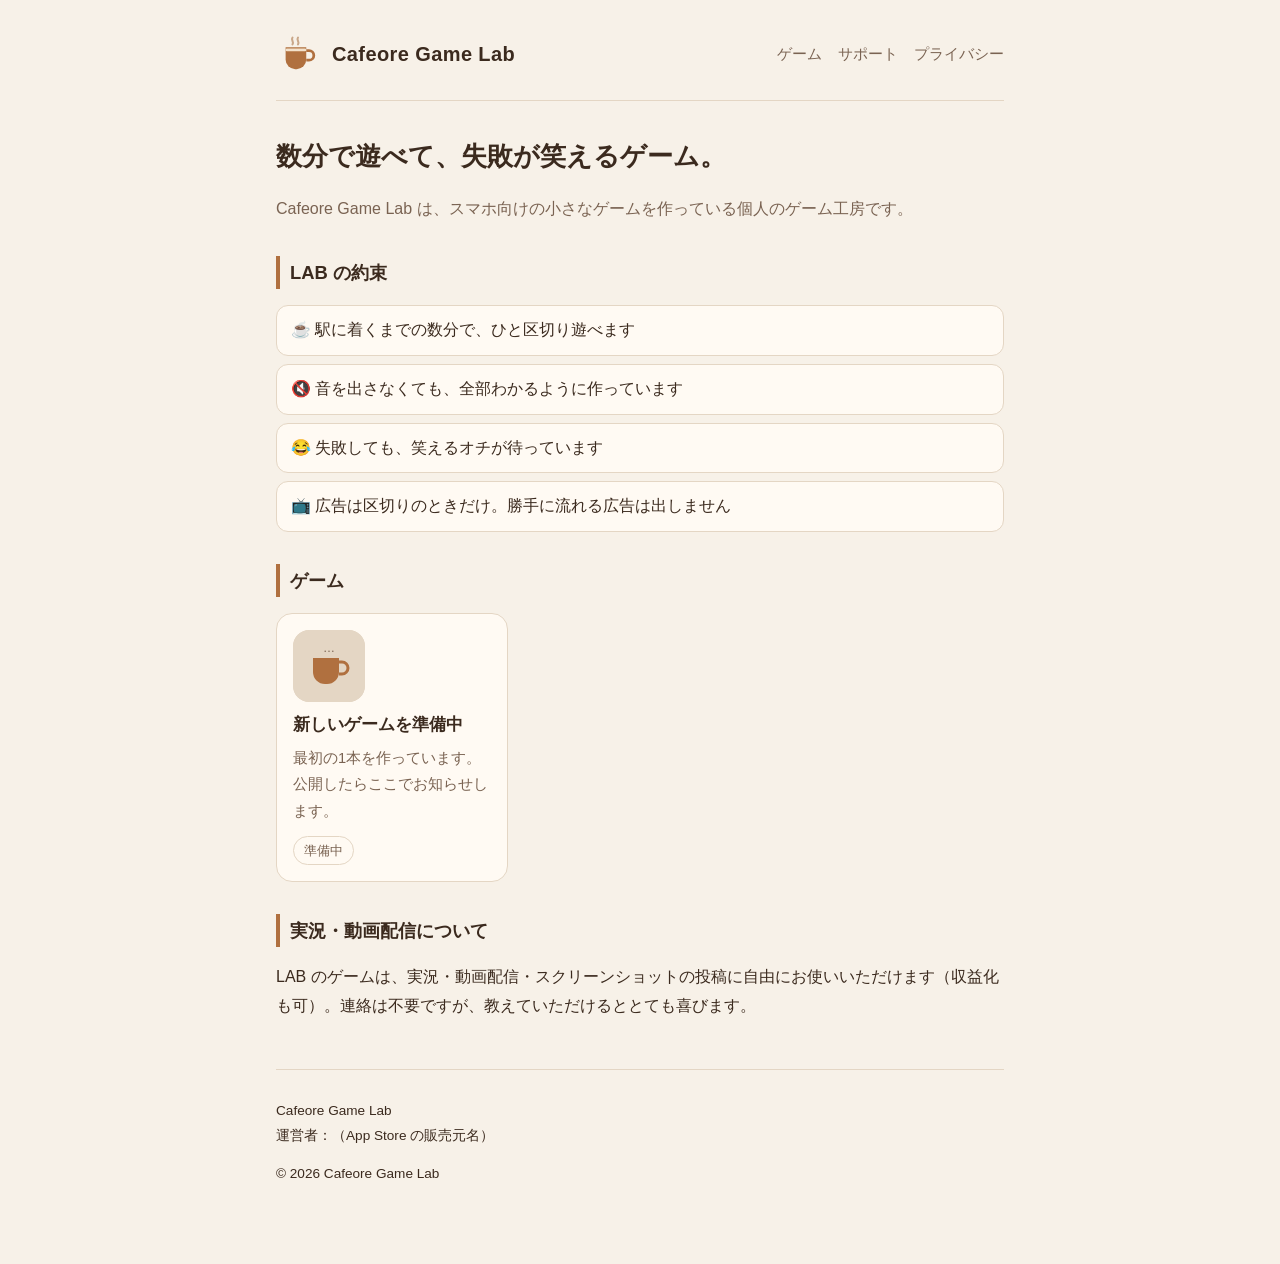
<file: index.html>
<!doctype html>
<html lang="ja">
<head>
<meta charset="utf-8">
<meta name="viewport" content="width=device-width,initial-scale=1">
<title>Cafeore Game Lab</title>
<link rel="stylesheet" href="./style.css">
</head>
<body>
<div class="wrap">
<header>
  <a href="./" style="display:flex;align-items:center;gap:12px"><svg class="logo" viewBox="0 0 64 64" aria-hidden="true"><path d="M14 22h30v18a14 14 0 0 1-14 14h-2A14 14 0 0 1 14 40z" fill="#b0703f"/><path d="M44 27h4a7 7 0 0 1 0 14h-4" fill="none" stroke="#b0703f" stroke-width="4"/><path d="M16 26h26" stroke="#f3e2cc" stroke-width="4" stroke-linecap="round"/><path d="M24 8c-3 4 3 6 0 10M32 8c-3 4 3 6 0 10" fill="none" stroke="#c9a789" stroke-width="3" stroke-linecap="round"/></svg><span class="brand">Cafeore Game Lab</span></a>
  <nav><a href="./#games">ゲーム</a><a href="./support/">サポート</a><a href="./privacy/">プライバシー</a></nav>
</header>
<main>
<h1>数分で遊べて、失敗が笑えるゲーム。</h1>
<p class="lead">Cafeore Game Lab は、スマホ向けの小さなゲームを作っている個人のゲーム工房です。</p>

<h2>LAB の約束</h2>
<ul class="promise">
  <li>☕ 駅に着くまでの数分で、ひと区切り遊べます</li>
  <li>🔇 音を出さなくても、全部わかるように作っています</li>
  <li>😂 失敗しても、笑えるオチが待っています</li>
  <li>📺 広告は区切りのときだけ。勝手に流れる広告は出しません</li>
</ul>

<h2 id="games">ゲーム</h2>
<!-- ゲームを出したら、カードを1枚ずつ足す。App Store の URL は「https://apps.apple.com/jp/app/id数字」 -->
<div class="games">
  <div class="game">
    <img src="images/coming-soon.svg" alt="">
    <h3>新しいゲームを準備中</h3>
    <p>最初の1本を作っています。公開したらここでお知らせします。</p>
    <span class="badge">準備中</span>
  </div>
  <!-- 例：
  <div class="game">
    <img src="images/james.png" alt="ジェームズ危機一髪のアイコン">
    <h3>ジェームズ危機一髪</h3>
    <p>ひとことの紹介文。</p>
    <a class="store" href="https://apps.apple.com/jp/app/id0000000000">App Store で見る</a>
  </div>
  -->
</div>

<h2>実況・動画配信について</h2>
<!-- TODO: この方針でよいか確認する（ノート32：実況・切り抜きは知ってもらう道） -->
<p>LAB のゲームは、実況・動画配信・スクリーンショットの投稿に自由にお使いいただけます（収益化も可）。連絡は不要ですが、教えていただけるととても喜びます。</p>
</main>
<footer>
  <p>Cafeore Game Lab<br>運営者：<!-- TODO: App Store の販売元名（本名）を入れる -->（App Store の販売元名）</p>
  <p>© 2026 Cafeore Game Lab</p>
</footer>
</div>
</body>
</html>
</file>
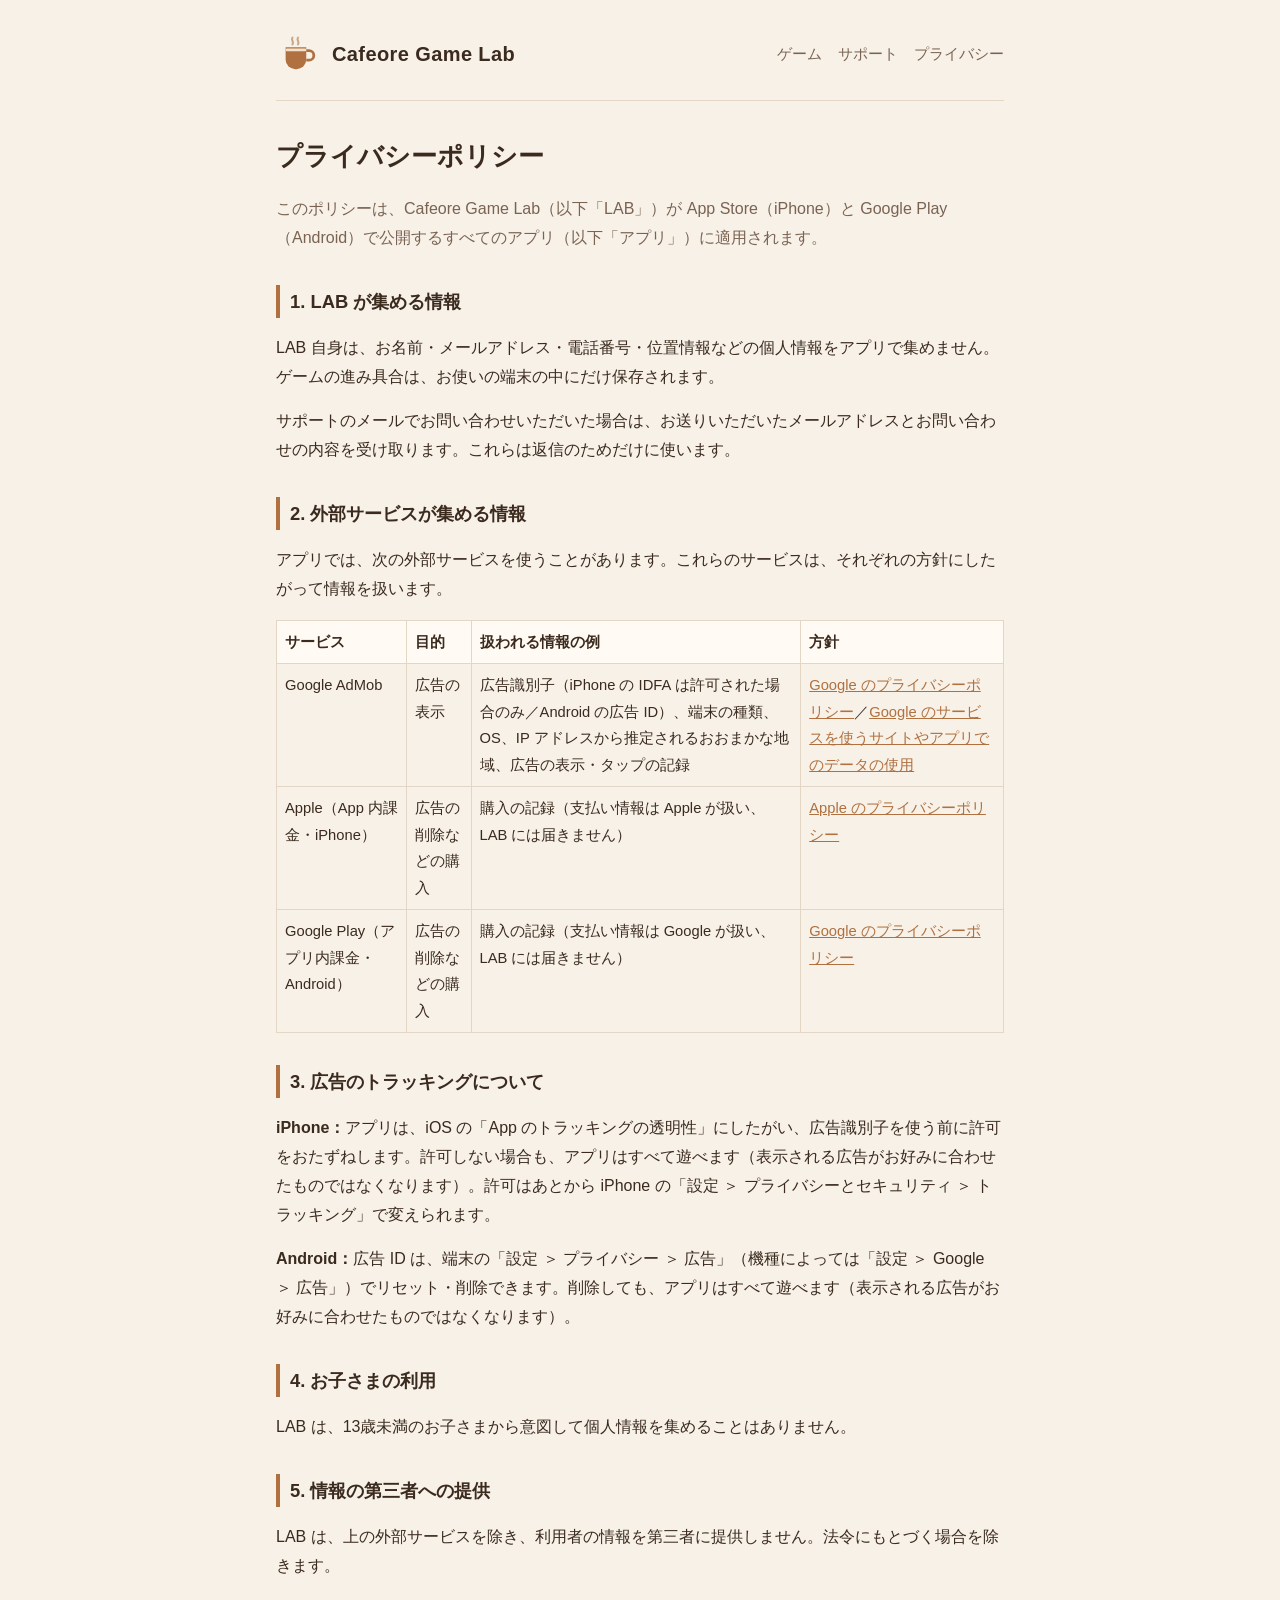
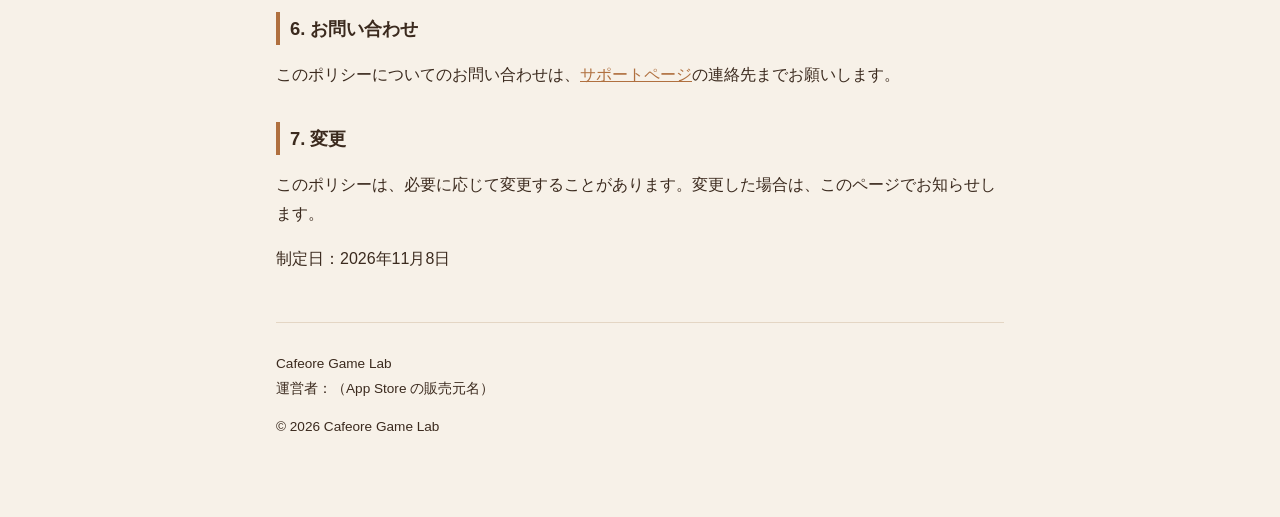
<file: privacy/index.html>
<!doctype html>
<html lang="ja">
<head>
<meta charset="utf-8">
<meta name="viewport" content="width=device-width,initial-scale=1">
<title>プライバシーポリシー｜Cafeore Game Lab</title>
<link rel="stylesheet" href="../style.css">
</head>
<body>
<div class="wrap">
<header>
  <a href="../" style="display:flex;align-items:center;gap:12px"><svg class="logo" viewBox="0 0 64 64" aria-hidden="true"><path d="M14 22h30v18a14 14 0 0 1-14 14h-2A14 14 0 0 1 14 40z" fill="#b0703f"/><path d="M44 27h4a7 7 0 0 1 0 14h-4" fill="none" stroke="#b0703f" stroke-width="4"/><path d="M16 26h26" stroke="#f3e2cc" stroke-width="4" stroke-linecap="round"/><path d="M24 8c-3 4 3 6 0 10M32 8c-3 4 3 6 0 10" fill="none" stroke="#c9a789" stroke-width="3" stroke-linecap="round"/></svg><span class="brand">Cafeore Game Lab</span></a>
  <nav><a href="../#games">ゲーム</a><a href="../support/">サポート</a><a href="../privacy/">プライバシー</a></nav>
</header>
<main>
<h1>プライバシーポリシー</h1>
<p class="lead">このポリシーは、Cafeore Game Lab（以下「LAB」）が App Store（iPhone）と Google Play（Android）で公開するすべてのアプリ（以下「アプリ」）に適用されます。</p>
<!-- 注意：App Store Connect の「App のプライバシー」と Google Play Console の「データ セーフティ」の申告、両方と中身をそろえること。使うサービスが増えたら表に足す -->

<h2>1. LAB が集める情報</h2>
<p>LAB 自身は、お名前・メールアドレス・電話番号・位置情報などの個人情報をアプリで集めません。ゲームの進み具合は、お使いの端末の中にだけ保存されます。</p>
<p>サポートのメールでお問い合わせいただいた場合は、お送りいただいたメールアドレスとお問い合わせの内容を受け取ります。これらは返信のためだけに使います。</p>

<h2>2. 外部サービスが集める情報</h2>
<p>アプリでは、次の外部サービスを使うことがあります。これらのサービスは、それぞれの方針にしたがって情報を扱います。</p>
<table>
  <tr><th>サービス</th><th>目的</th><th>扱われる情報の例</th><th>方針</th></tr>
  <tr><td>Google AdMob</td><td>広告の表示</td><td>広告識別子（iPhone の IDFA は許可された場合のみ／Android の広告 ID）、端末の種類、OS、IP アドレスから推定されるおおまかな地域、広告の表示・タップの記録</td><td><a href="https://policies.google.com/privacy?hl=ja">Google のプライバシーポリシー</a>／<a href="https://policies.google.com/technologies/partner-sites?hl=ja">Google のサービスを使うサイトやアプリでのデータの使用</a></td></tr>
  <tr><td>Apple（App 内課金・iPhone）</td><td>広告の削除などの購入</td><td>購入の記録（支払い情報は Apple が扱い、LAB には届きません）</td><td><a href="https://www.apple.com/jp/legal/privacy/">Apple のプライバシーポリシー</a></td></tr>
  <tr><td>Google Play（アプリ内課金・Android）</td><td>広告の削除などの購入</td><td>購入の記録（支払い情報は Google が扱い、LAB には届きません）</td><td><a href="https://policies.google.com/privacy?hl=ja">Google のプライバシーポリシー</a></td></tr>
</table>

<h2>3. 広告のトラッキングについて</h2>
<p><strong>iPhone：</strong>アプリは、iOS の「App のトラッキングの透明性」にしたがい、広告識別子を使う前に許可をおたずねします。許可しない場合も、アプリはすべて遊べます（表示される広告がお好みに合わせたものではなくなります）。許可はあとから iPhone の「設定 ＞ プライバシーとセキュリティ ＞ トラッキング」で変えられます。</p>
<p><strong>Android：</strong>広告 ID は、端末の「設定 ＞ プライバシー ＞ 広告」（機種によっては「設定 ＞ Google ＞ 広告」）でリセット・削除できます。削除しても、アプリはすべて遊べます（表示される広告がお好みに合わせたものではなくなります）。</p>

<h2>4. お子さまの利用</h2>
<p>LAB は、13歳未満のお子さまから意図して個人情報を集めることはありません。</p>

<h2>5. 情報の第三者への提供</h2>
<p>LAB は、上の外部サービスを除き、利用者の情報を第三者に提供しません。法令にもとづく場合を除きます。</p>

<h2>6. お問い合わせ</h2>
<p>このポリシーについてのお問い合わせは、<a href="../support/">サポートページ</a>の連絡先までお願いします。</p>

<h2>7. 変更</h2>
<p>このポリシーは、必要に応じて変更することがあります。変更した場合は、このページでお知らせします。</p>
<p>制定日：2026年11月8日<!-- TODO: 公開する日に合わせる --></p>
</main>
<footer>
  <p>Cafeore Game Lab<br>運営者：<!-- TODO: App Store の販売元名（本名）を入れる -->（App Store の販売元名）</p>
  <p>© 2026 Cafeore Game Lab</p>
</footer>
</div>
</body>
</html>
</file>
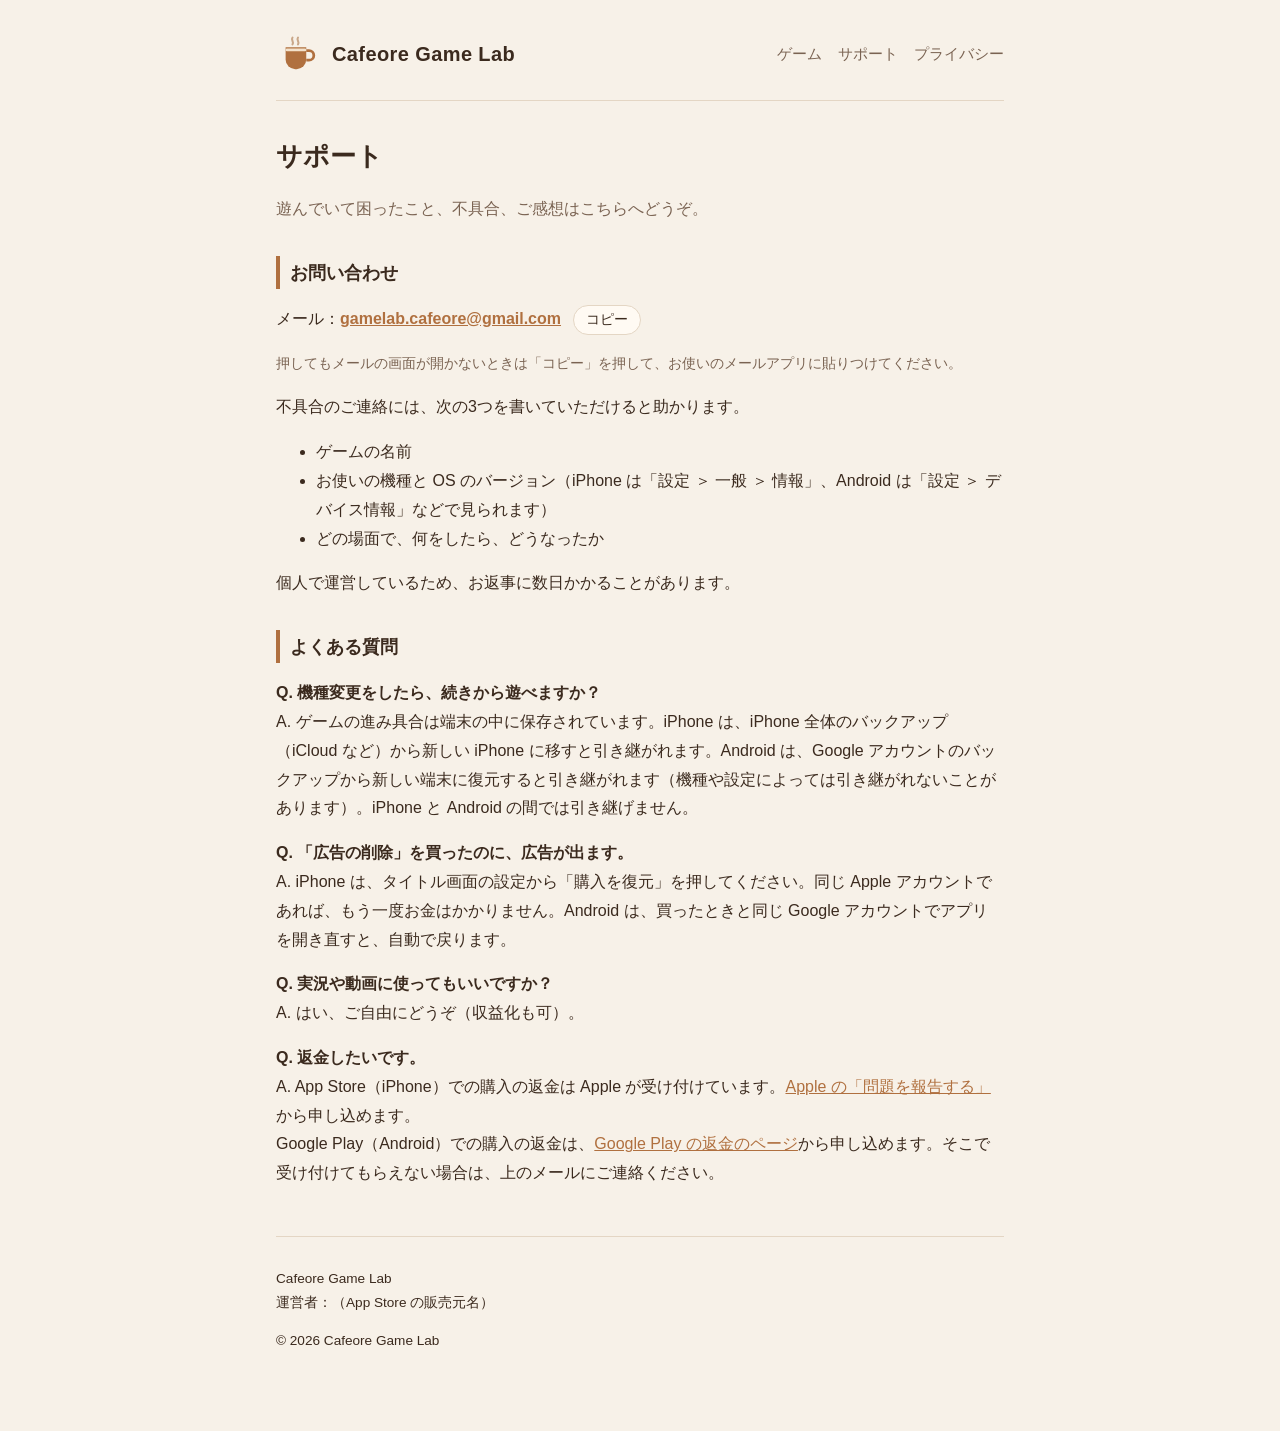
<file: support/index.html>
<!doctype html>
<html lang="ja">
<head>
<meta charset="utf-8">
<meta name="viewport" content="width=device-width,initial-scale=1">
<title>サポート｜Cafeore Game Lab</title>
<link rel="stylesheet" href="../style.css">
</head>
<body>
<div class="wrap">
<header>
  <a href="../" style="display:flex;align-items:center;gap:12px"><svg class="logo" viewBox="0 0 64 64" aria-hidden="true"><path d="M14 22h30v18a14 14 0 0 1-14 14h-2A14 14 0 0 1 14 40z" fill="#b0703f"/><path d="M44 27h4a7 7 0 0 1 0 14h-4" fill="none" stroke="#b0703f" stroke-width="4"/><path d="M16 26h26" stroke="#f3e2cc" stroke-width="4" stroke-linecap="round"/><path d="M24 8c-3 4 3 6 0 10M32 8c-3 4 3 6 0 10" fill="none" stroke="#c9a789" stroke-width="3" stroke-linecap="round"/></svg><span class="brand">Cafeore Game Lab</span></a>
  <nav><a href="../#games">ゲーム</a><a href="../support/">サポート</a><a href="../privacy/">プライバシー</a></nav>
</header>
<main>
<h1>サポート</h1>
<p class="lead">遊んでいて困ったこと、不具合、ご感想はこちらへどうぞ。</p>

<h2>お問い合わせ</h2>
<p>メール：<a href="mailto:gamelab.cafeore@gmail.com"><strong>gamelab.cafeore@gmail.com</strong></a>
  <button type="button" class="copy" id="copy-mail">コピー</button></p>
<p class="lead" style="font-size:.9rem">押してもメールの画面が開かないときは「コピー」を押して、お使いのメールアプリに貼りつけてください。</p>
<script>
document.getElementById('copy-mail').addEventListener('click', function () {
  var b = this, mail = 'gamelab.cafeore@gmail.com';
  function done(){ b.textContent = 'コピーしました'; setTimeout(function(){ b.textContent = 'コピー'; }, 2000); }
  if (navigator.clipboard && window.isSecureContext) { navigator.clipboard.writeText(mail).then(done, fallback); } else { fallback(); }
  function fallback(){ var t=document.createElement('textarea'); t.value=mail; document.body.appendChild(t); t.select(); try{document.execCommand('copy'); done();}catch(e){ b.textContent='長押しでコピーしてください'; } document.body.removeChild(t); }
});
</script>
<p>不具合のご連絡には、次の3つを書いていただけると助かります。</p>
<ul>
  <li>ゲームの名前</li>
  <li>お使いの機種と OS のバージョン（iPhone は「設定 ＞ 一般 ＞ 情報」、Android は「設定 ＞ デバイス情報」などで見られます）</li>
  <li>どの場面で、何をしたら、どうなったか</li>
</ul>
<p>個人で運営しているため、お返事に数日かかることがあります。</p>

<h2>よくある質問</h2>
<p><strong>Q. 機種変更をしたら、続きから遊べますか？</strong><br>
A. ゲームの進み具合は端末の中に保存されています。iPhone は、iPhone 全体のバックアップ（iCloud など）から新しい iPhone に移すと引き継がれます。Android は、Google アカウントのバックアップから新しい端末に復元すると引き継がれます（機種や設定によっては引き継がれないことがあります）。iPhone と Android の間では引き継げません。</p>
<p><strong>Q. 「広告の削除」を買ったのに、広告が出ます。</strong><br>
A. iPhone は、タイトル画面の設定から「購入を復元」を押してください。同じ Apple アカウントであれば、もう一度お金はかかりません。Android は、買ったときと同じ Google アカウントでアプリを開き直すと、自動で戻ります。</p>
<p><strong>Q. 実況や動画に使ってもいいですか？</strong><br>
A. はい、ご自由にどうぞ（収益化も可）。</p>
<p><strong>Q. 返金したいです。</strong><br>
A. App Store（iPhone）での購入の返金は Apple が受け付けています。<a href="https://reportaproblem.apple.com/">Apple の「問題を報告する」</a>から申し込めます。<br>
Google Play（Android）での購入の返金は、<a href="https://support.google.com/googleplay/answer/2479637?hl=ja">Google Play の返金のページ</a>から申し込めます。そこで受け付けてもらえない場合は、上のメールにご連絡ください。</p>
</main>
<footer>
  <p>Cafeore Game Lab<br>運営者：<!-- TODO: App Store の販売元名（本名）を入れる -->（App Store の販売元名）</p>
  <p>© 2026 Cafeore Game Lab</p>
</footer>
</div>
</body>
</html>
</file>
<file: style.css>
:root{--bg:#f7f1e8;--card:#fffaf3;--ink:#3b2a1e;--sub:#7a6352;--accent:#b0703f;--line:#e4d6c4}
@media (prefers-color-scheme:dark){:root{--bg:#1e1712;--card:#2a211a;--ink:#f1e6d8;--sub:#c2ab95;--accent:#e0a26e;--line:#3d3027}}
*{box-sizing:border-box}
body{margin:0;background:var(--bg);color:var(--ink);font-family:-apple-system,BlinkMacSystemFont,"Hiragino Sans","Noto Sans JP",sans-serif;line-height:1.8}
.wrap{max-width:760px;margin:0 auto;padding:24px 16px 64px}
header{display:flex;align-items:center;gap:12px;padding:8px 0 24px;border-bottom:1px solid var(--line)}
header a{color:inherit;text-decoration:none}
.logo{width:44px;height:44px;flex:none}
.brand{font-weight:700;font-size:1.25rem;letter-spacing:.02em}
nav{margin-left:auto;display:flex;gap:16px;font-size:.95rem}
nav a{color:var(--sub)}
h1{font-size:1.6rem;margin:32px 0 8px}
h2{font-size:1.15rem;margin:32px 0 8px;padding-left:10px;border-left:4px solid var(--accent)}
p,li{color:var(--ink)}
.lead{color:var(--sub)}
a{color:var(--accent)}
.games{display:grid;gap:16px;margin-top:16px;grid-template-columns:repeat(auto-fill,minmax(220px,1fr))}
.game{background:var(--card);border:1px solid var(--line);border-radius:16px;padding:16px}
.game img{width:72px;height:72px;border-radius:16px;display:block;margin-bottom:8px;background:var(--line)}
.game h3{margin:0 0 4px;font-size:1.05rem}
.game p{margin:0 0 12px;font-size:.92rem;color:var(--sub)}
.badge{display:inline-block;font-size:.8rem;padding:2px 10px;border-radius:999px;border:1px solid var(--line);color:var(--sub)}
.store{display:inline-block;font-size:.9rem;padding:6px 14px;border-radius:999px;background:var(--ink);color:var(--bg);text-decoration:none}
.promise{display:grid;gap:8px;padding:0;list-style:none}
.promise li{background:var(--card);border:1px solid var(--line);border-radius:12px;padding:10px 14px}
table{border-collapse:collapse;width:100%;font-size:.92rem}
th,td{border:1px solid var(--line);padding:8px;text-align:left;vertical-align:top}
th{background:var(--card)}
footer{margin-top:48px;padding-top:16px;border-top:1px solid var(--line);font-size:.85rem;color:var(--sub)}
@media (max-width:520px){header{flex-wrap:wrap}nav{margin-left:0;width:100%}}
.copy{margin-left:8px;font:inherit;font-size:.85rem;padding:2px 12px;border-radius:999px;border:1px solid var(--line);background:var(--card);color:var(--ink);cursor:pointer}
</file>
